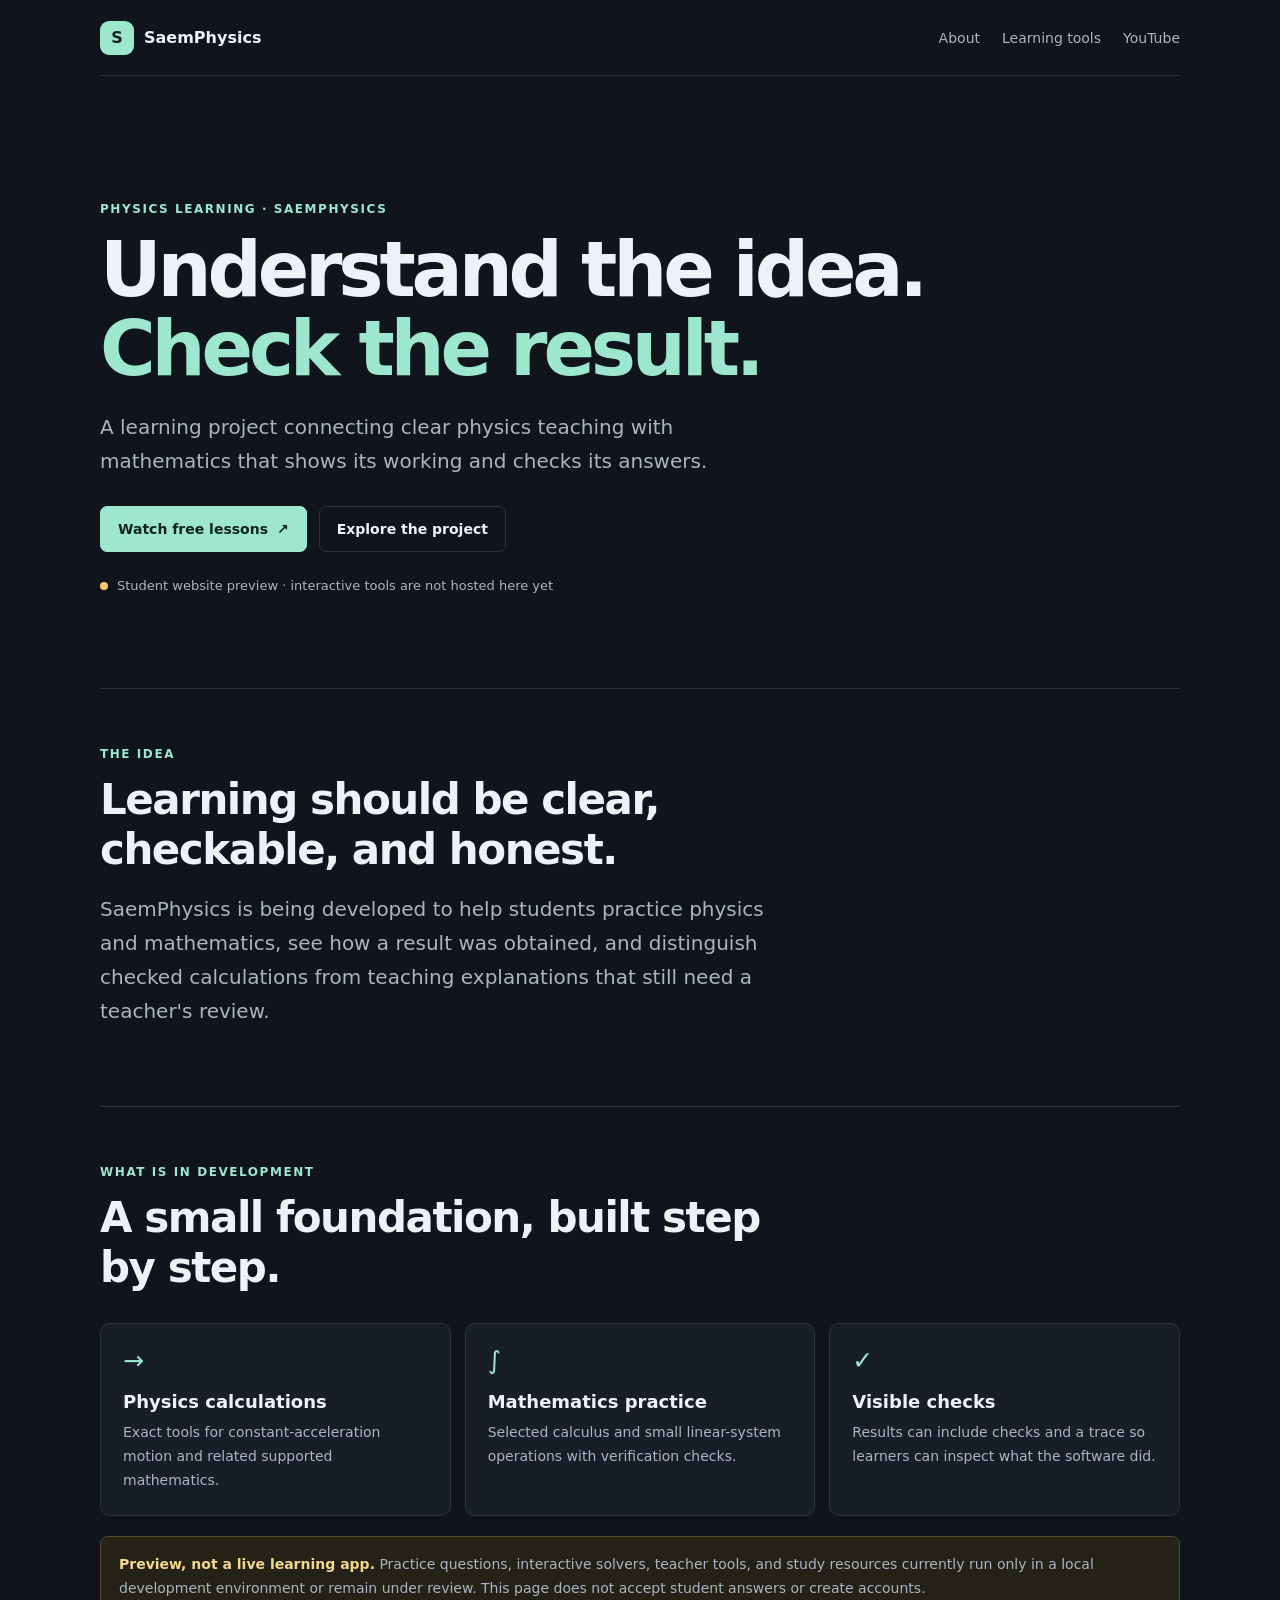
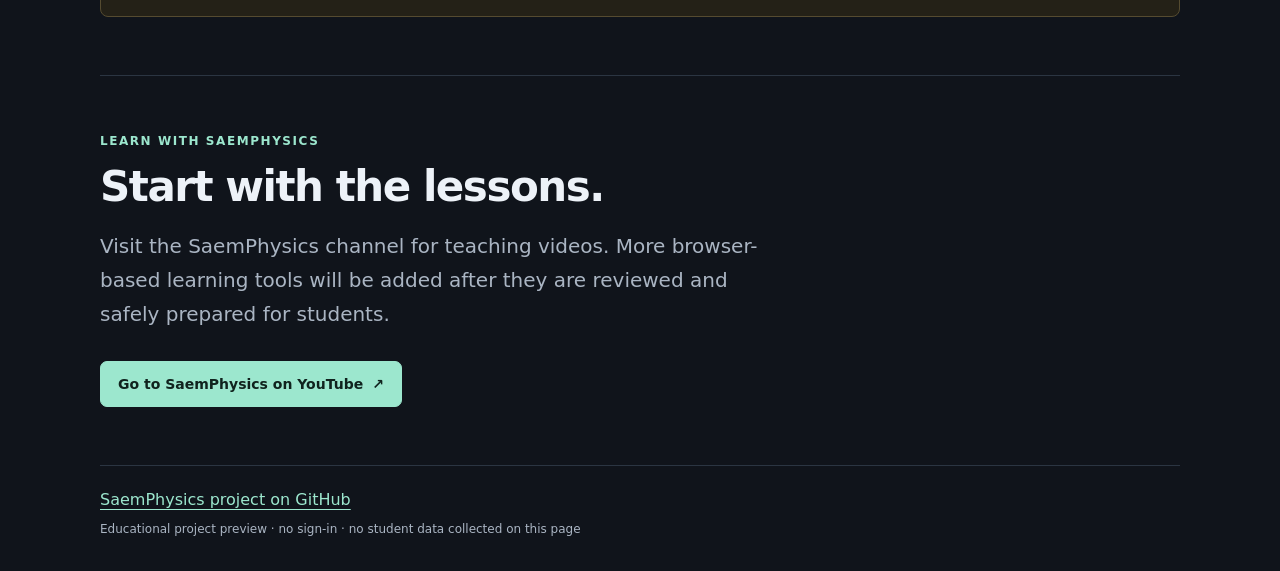
<file: site/index.html>
<!doctype html>
<html lang="en">
  <head>
    <meta charset="utf-8">
    <meta name="viewport" content="width=device-width, initial-scale=1">
    <meta name="theme-color" content="#10141b">
    <meta name="description" content="SaemPhysics: physics learning, clear explanations, and verified mathematics.">
    <title>SaemPhysics — Physics, made clearer</title>
    <link rel="stylesheet" href="./styles.css">
  </head>
  <body>
    <a class="skip-link" href="#main">Skip to main content</a>
    <header class="site-header">
      <a class="brand" href="./" aria-label="SaemPhysics home">
        <span class="brand-mark" aria-hidden="true">S</span>
        <span>SaemPhysics</span>
      </a>
      <nav aria-label="Main navigation">
        <a href="#about">About</a>
        <a href="#learning">Learning tools</a>
        <a href="https://www.youtube.com/@SaemPhysics" rel="noopener noreferrer">YouTube</a>
      </nav>
    </header>

    <main id="main">
      <section class="hero" aria-labelledby="page-title">
        <p class="eyebrow">PHYSICS LEARNING · SAEMPHYSICS</p>
        <h1 id="page-title">Understand the idea.<br><span>Check the result.</span></h1>
        <p class="hero-copy">A learning project connecting clear physics teaching
          with mathematics that shows its working and checks its answers.</p>
        <div class="hero-actions">
          <a class="button primary" href="https://www.youtube.com/@SaemPhysics"
             rel="noopener noreferrer">Watch free lessons <span aria-hidden="true">↗</span></a>
          <a class="button secondary" href="https://github.com/saemlabs/youtube"
             rel="noopener noreferrer">Explore the project</a>
        </div>
        <p class="status"><span aria-hidden="true"></span> Student website preview · interactive tools are not hosted here yet</p>
      </section>

      <section id="about" class="section" aria-labelledby="about-title">
        <div class="section-heading">
          <p class="eyebrow">THE IDEA</p>
          <h2 id="about-title">Learning should be clear, checkable, and honest.</h2>
        </div>
        <p class="section-copy">SaemPhysics is being developed to help students
          practice physics and mathematics, see how a result was obtained, and
          distinguish checked calculations from teaching explanations that still
          need a teacher's review.</p>
      </section>

      <section id="learning" class="section learning-section" aria-labelledby="learning-title">
        <div class="section-heading">
          <p class="eyebrow">WHAT IS IN DEVELOPMENT</p>
          <h2 id="learning-title">A small foundation, built step by step.</h2>
        </div>
        <div class="feature-grid">
          <article class="feature-card">
            <span class="feature-icon" aria-hidden="true">→</span>
            <h3>Physics calculations</h3>
            <p>Exact tools for constant-acceleration motion and related
              supported mathematics.</p>
          </article>
          <article class="feature-card">
            <span class="feature-icon" aria-hidden="true">∫</span>
            <h3>Mathematics practice</h3>
            <p>Selected calculus and small linear-system operations with
              verification checks.</p>
          </article>
          <article class="feature-card">
            <span class="feature-icon" aria-hidden="true">✓</span>
            <h3>Visible checks</h3>
            <p>Results can include checks and a trace so learners can inspect
              what the software did.</p>
          </article>
        </div>
        <p class="notice"><strong>Preview, not a live learning app.</strong>
          Practice questions, interactive solvers, teacher tools, and study
          resources currently run only in a local development environment or
          remain under review. This page does not accept student answers or
          create accounts.</p>
      </section>

      <section class="section next-section" aria-labelledby="next-title">
        <div class="section-heading">
          <p class="eyebrow">LEARN WITH SAEMPHYSICS</p>
          <h2 id="next-title">Start with the lessons.</h2>
        </div>
        <p class="section-copy">Visit the SaemPhysics channel for teaching
          videos. More browser-based learning tools will be added after they
          are reviewed and safely prepared for students.</p>
        <a class="button primary" href="https://www.youtube.com/@SaemPhysics"
           rel="noopener noreferrer">Go to SaemPhysics on YouTube <span aria-hidden="true">↗</span></a>
      </section>
    </main>

    <footer class="site-footer">
      <a href="https://github.com/saemlabs/youtube" rel="noopener noreferrer">SaemPhysics project on GitHub</a>
      <p>Educational project preview · no sign-in · no student data collected on this page</p>
    </footer>
  </body>
</html>
</file>
<file: site/styles.css>
:root {
  color-scheme: dark;
  font-family: Inter, ui-sans-serif, system-ui, -apple-system, BlinkMacSystemFont, "Segoe UI", sans-serif;
  background: #10141b;
  color: #edf2f8;
  font-synthesis: none;
  text-rendering: optimizeLegibility;
  --muted: #aab5c3;
  --mint: #9ce7ce;
  --line: #2b3542;
  --panel: #171e28;
}

* { box-sizing: border-box; }

html { scroll-behavior: smooth; }

body { margin: 0; min-width: 320px; }

a { color: var(--mint); text-underline-offset: 4px; }

a:hover { color: #c6f5e4; }

a:focus-visible {
  outline: 3px solid #f2c96d;
  outline-offset: 4px;
  border-radius: 3px;
}

.skip-link {
  position: absolute;
  z-index: 2;
  top: 8px;
  left: 8px;
  padding: 10px 14px;
  transform: translateY(-160%);
  border-radius: 6px;
  background: #fff;
  color: #10141b;
}

.skip-link:focus { transform: translateY(0); }

.site-header,
main,
.site-footer {
  width: min(100% - 40px, 1080px);
  margin-inline: auto;
}

.site-header {
  display: flex;
  min-height: 76px;
  align-items: center;
  justify-content: space-between;
  gap: 20px;
  border-bottom: 1px solid var(--line);
}

.brand {
  display: inline-flex;
  align-items: center;
  gap: 10px;
  color: #edf2f8;
  font-size: 16px;
  font-weight: 750;
  text-decoration: none;
}

.brand-mark {
  display: grid;
  width: 34px;
  height: 34px;
  place-items: center;
  border-radius: 9px;
  background: var(--mint);
  color: #10231e;
}

.site-header nav { display: flex; flex-wrap: wrap; gap: 22px; }

.site-header nav a { color: var(--muted); font-size: 14px; text-decoration: none; }

.site-header nav a:hover { color: var(--mint); }

.hero { padding: clamp(64px, 11vw, 126px) 0 78px; }

.eyebrow {
  margin: 0 0 14px;
  color: var(--mint);
  font-size: 12px;
  font-weight: 750;
  letter-spacing: .13em;
}

h1, h2, h3, p { margin-top: 0; }

h1 {
  max-width: 850px;
  margin-bottom: 22px;
  font-size: clamp(42px, 8vw, 76px);
  letter-spacing: -.055em;
  line-height: 1.04;
}

h1 span { color: var(--mint); }

.hero-copy, .section-copy {
  max-width: 680px;
  color: var(--muted);
  font-size: clamp(17px, 2.2vw, 20px);
  line-height: 1.7;
}

.hero-actions { display: flex; flex-wrap: wrap; gap: 12px; margin: 28px 0 24px; }

.button {
  display: inline-flex;
  min-height: 46px;
  align-items: center;
  justify-content: center;
  gap: 9px;
  padding: 0 17px;
  border: 1px solid var(--line);
  border-radius: 7px;
  font-size: 14px;
  font-weight: 700;
  text-decoration: none;
}

.button.primary { border-color: var(--mint); background: var(--mint); color: #10231e; }

.button.primary:hover { background: #bdf2df; color: #10231e; }

.button.secondary { color: #edf2f8; }

.button.secondary:hover { border-color: #667587; }

.status {
  display: flex;
  align-items: center;
  gap: 9px;
  color: var(--muted);
  font-size: 13px;
  line-height: 1.6;
}

.status span {
  width: 8px;
  height: 8px;
  flex: 0 0 auto;
  border-radius: 50%;
  background: #f2c96d;
}

.section { padding: 58px 0; border-top: 1px solid var(--line); }

.section-heading { max-width: 710px; }

h2 {
  margin-bottom: 16px;
  font-size: clamp(29px, 5vw, 42px);
  letter-spacing: -.035em;
  line-height: 1.2;
}

.feature-grid { display: grid; grid-template-columns: repeat(3, 1fr); gap: 14px; margin: 30px 0 20px; }

.feature-card {
  min-height: 190px;
  padding: 22px;
  border: 1px solid var(--line);
  border-radius: 10px;
  background: var(--panel);
}

.feature-icon { color: var(--mint); font-size: 25px; }

h3 { margin: 16px 0 9px; font-size: 18px; }

.feature-card p, .notice, .site-footer p {
  margin-bottom: 0;
  color: var(--muted);
  font-size: 14px;
  line-height: 1.7;
}

.notice {
  padding: 16px 18px;
  border: 1px solid #554b30;
  border-radius: 8px;
  background: #242117;
}

.notice strong { color: #f3d88f; }

.next-section .button { margin-top: 10px; }

.site-footer {
  padding: 24px 0 32px;
  border-top: 1px solid var(--line);
}

.site-footer p { margin: 10px 0 0; font-size: 12px; }

@media (max-width: 680px) {
  .site-header, main, .site-footer { width: min(100% - 32px, 1080px); }
  .site-header { align-items: flex-start; flex-direction: column; justify-content: center; padding-block: 14px; }
  .site-header nav { gap: 18px; }
  .hero { padding-block: 62px; }
  .feature-grid { grid-template-columns: 1fr; }
  .feature-card { min-height: 0; }
}

@media (prefers-reduced-motion: reduce) {
  html { scroll-behavior: auto; }
}

@media print {
  :root { color-scheme: light; background: white; color: black; }
  body { background: white; color: black; }
  .site-header nav, .hero-actions, .next-section .button { display: none; }
  .hero, .section { padding-block: 24px; }
  .hero-copy, .section-copy, .feature-card p, .notice, .site-footer p { color: #333; }
  .feature-card, .notice { border-color: #999; background: white; }
}
</file>
